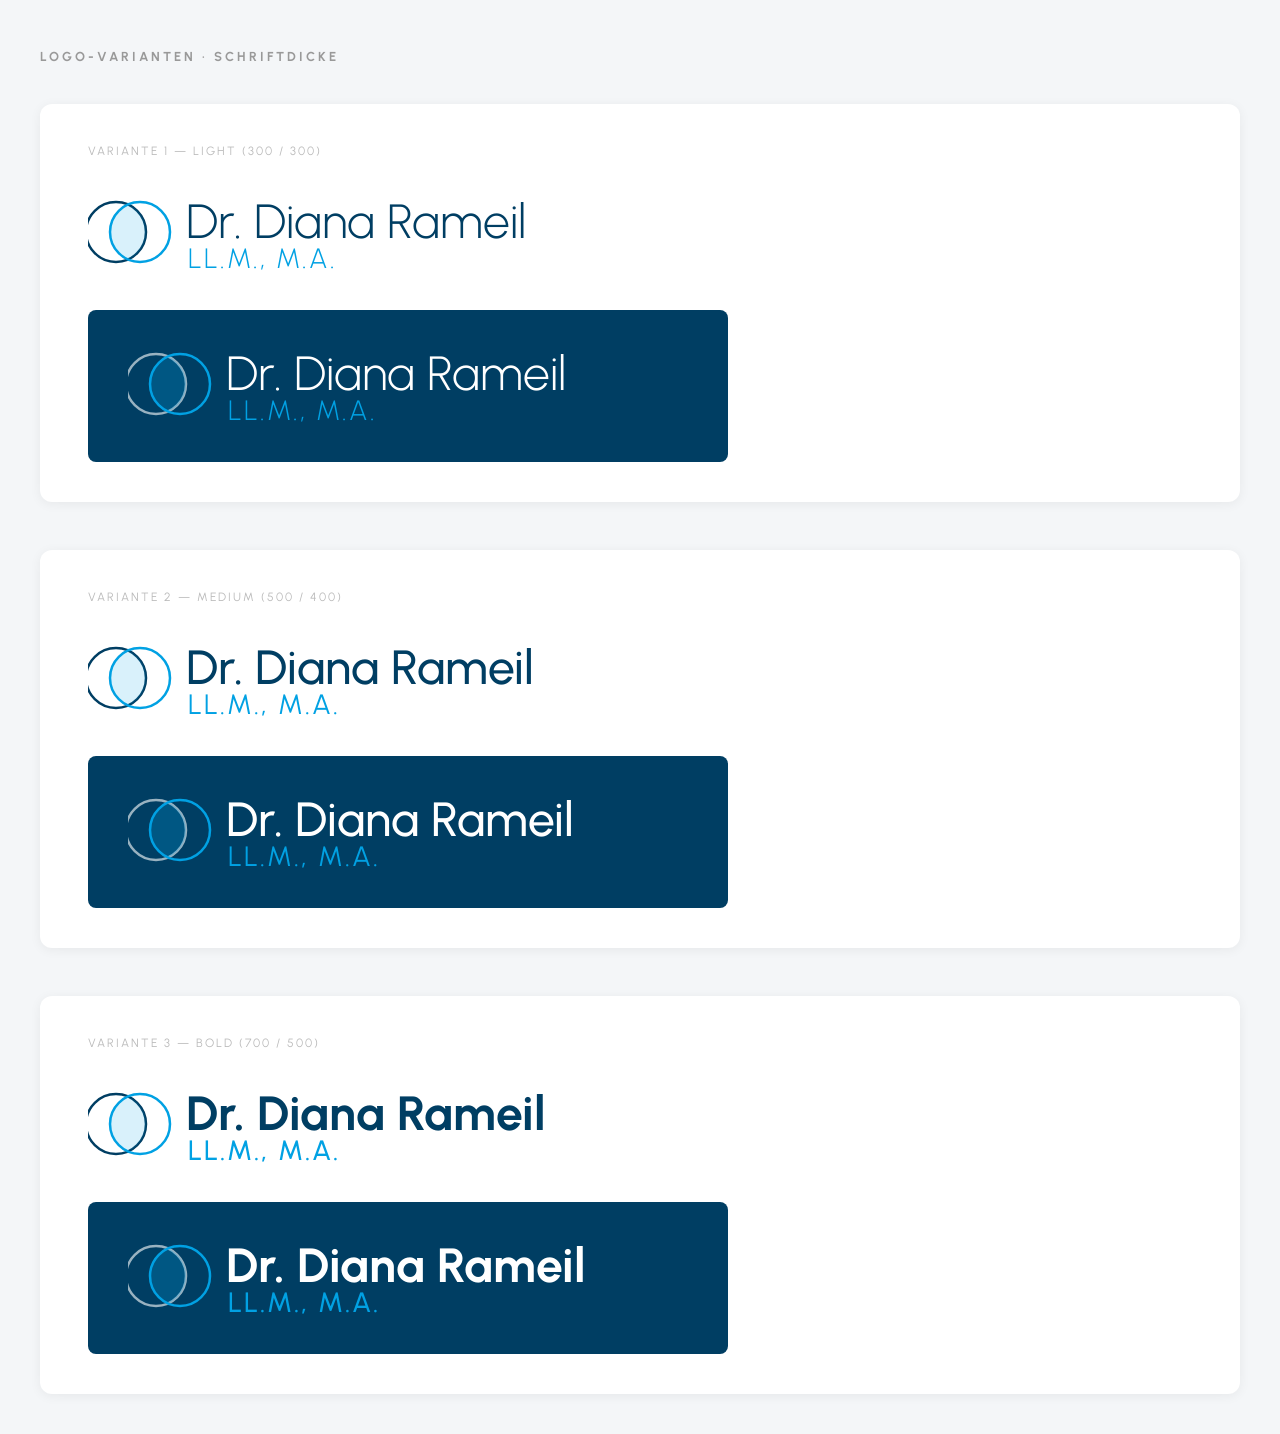
<file: logo-preview.html>
<!doctype html>
<html lang="de">
<head>
  <meta charset="utf-8" />
  <meta name="viewport" content="width=device-width, initial-scale=1" />
  <title>Logo-Varianten B</title>
  <link rel="preconnect" href="https://fonts.googleapis.com" />
  <link href="https://fonts.googleapis.com/css2?family=Urbanist:wght@300;400;500;600;700&display=swap" rel="stylesheet" />
  <style>
    body { font-family: Urbanist, system-ui, sans-serif; background: #f4f6f8; margin: 0; padding: 40px; }
    h1 { font-size: 13px; text-transform: uppercase; letter-spacing: 3px; color: #999; margin-bottom: 40px; }
    .variants { display: flex; flex-direction: column; gap: 48px; }
    .variant { background: #fff; border-radius: 12px; padding: 40px 48px; box-shadow: 0 2px 12px rgba(0,0,0,.06); }
    .label { font-size: 12px; text-transform: uppercase; letter-spacing: 2px; color: #bbb; margin-bottom: 28px; }
    .on-dark { background: #003e63; border-radius: 8px; padding: 28px 40px; margin-top: 28px; display: inline-block; }
  </style>
</head>
<body>
  <h1>Logo-Varianten · Schriftdicke</h1>
  <div class="variants">

    <!-- Variante 1: Leicht — 300 / 300 -->
    <div class="variant">
      <div class="label">Variante 1 — Light (300 / 300)</div>
      <svg viewBox="0 0 560 92" height="92" role="img" xmlns="http://www.w3.org/2000/svg">
        <circle cx="28" cy="46" r="30" fill="none" stroke="#003e63" stroke-width="2.5"/>
        <circle cx="52" cy="46" r="30" fill="none" stroke="#01a1e3" stroke-width="2.5"/>
        <clipPath id="c1a"><circle cx="28" cy="46" r="30"/></clipPath>
        <circle cx="52" cy="46" r="30" fill="#01a1e3" opacity="0.15" clip-path="url(#c1a)"/>
        <text x="98" y="52" font-family="Urbanist,system-ui,sans-serif" font-weight="300" font-size="48" fill="#003e63">Dr. Diana Rameil</text>
        <text x="100" y="82" font-family="Urbanist,system-ui,sans-serif" font-weight="300" font-size="28" fill="#01a1e3" letter-spacing="2">LL.M., M.A.</text>
      </svg>
      <div class="on-dark">
        <svg viewBox="0 0 560 92" height="92" role="img" xmlns="http://www.w3.org/2000/svg">
          <circle cx="28" cy="46" r="30" fill="none" stroke="rgba(255,255,255,0.6)" stroke-width="2.5"/>
          <circle cx="52" cy="46" r="30" fill="none" stroke="#01a1e3" stroke-width="2.5"/>
          <clipPath id="c1b"><circle cx="28" cy="46" r="30"/></clipPath>
          <circle cx="52" cy="46" r="30" fill="#01a1e3" opacity="0.25" clip-path="url(#c1b)"/>
          <text x="98" y="52" font-family="Urbanist,system-ui,sans-serif" font-weight="300" font-size="48" fill="#fff">Dr. Diana Rameil</text>
          <text x="100" y="82" font-family="Urbanist,system-ui,sans-serif" font-weight="300" font-size="28" fill="#01a1e3" letter-spacing="2">LL.M., M.A.</text>
        </svg>
      </div>
    </div>

    <!-- Variante 2: Medium — 500 / 400 -->
    <div class="variant">
      <div class="label">Variante 2 — Medium (500 / 400)</div>
      <svg viewBox="0 0 560 92" height="92" role="img" xmlns="http://www.w3.org/2000/svg">
        <circle cx="28" cy="46" r="30" fill="none" stroke="#003e63" stroke-width="2.5"/>
        <circle cx="52" cy="46" r="30" fill="none" stroke="#01a1e3" stroke-width="2.5"/>
        <clipPath id="c2a"><circle cx="28" cy="46" r="30"/></clipPath>
        <circle cx="52" cy="46" r="30" fill="#01a1e3" opacity="0.15" clip-path="url(#c2a)"/>
        <text x="98" y="52" font-family="Urbanist,system-ui,sans-serif" font-weight="500" font-size="48" fill="#003e63">Dr. Diana Rameil</text>
        <text x="100" y="82" font-family="Urbanist,system-ui,sans-serif" font-weight="400" font-size="28" fill="#01a1e3" letter-spacing="2">LL.M., M.A.</text>
      </svg>
      <div class="on-dark">
        <svg viewBox="0 0 560 92" height="92" role="img" xmlns="http://www.w3.org/2000/svg">
          <circle cx="28" cy="46" r="30" fill="none" stroke="rgba(255,255,255,0.6)" stroke-width="2.5"/>
          <circle cx="52" cy="46" r="30" fill="none" stroke="#01a1e3" stroke-width="2.5"/>
          <clipPath id="c2b"><circle cx="28" cy="46" r="30"/></clipPath>
          <circle cx="52" cy="46" r="30" fill="#01a1e3" opacity="0.25" clip-path="url(#c2b)"/>
          <text x="98" y="52" font-family="Urbanist,system-ui,sans-serif" font-weight="500" font-size="48" fill="#fff">Dr. Diana Rameil</text>
          <text x="100" y="82" font-family="Urbanist,system-ui,sans-serif" font-weight="400" font-size="28" fill="#01a1e3" letter-spacing="2">LL.M., M.A.</text>
        </svg>
      </div>
    </div>

    <!-- Variante 3: Bold — 700 / 500 -->
    <div class="variant">
      <div class="label">Variante 3 — Bold (700 / 500)</div>
      <svg viewBox="0 0 560 92" height="92" role="img" xmlns="http://www.w3.org/2000/svg">
        <circle cx="28" cy="46" r="30" fill="none" stroke="#003e63" stroke-width="2.5"/>
        <circle cx="52" cy="46" r="30" fill="none" stroke="#01a1e3" stroke-width="2.5"/>
        <clipPath id="c3a"><circle cx="28" cy="46" r="30"/></clipPath>
        <circle cx="52" cy="46" r="30" fill="#01a1e3" opacity="0.15" clip-path="url(#c3a)"/>
        <text x="98" y="52" font-family="Urbanist,system-ui,sans-serif" font-weight="700" font-size="48" fill="#003e63">Dr. Diana Rameil</text>
        <text x="100" y="82" font-family="Urbanist,system-ui,sans-serif" font-weight="500" font-size="28" fill="#01a1e3" letter-spacing="2">LL.M., M.A.</text>
      </svg>
      <div class="on-dark">
        <svg viewBox="0 0 560 92" height="92" role="img" xmlns="http://www.w3.org/2000/svg">
          <circle cx="28" cy="46" r="30" fill="none" stroke="rgba(255,255,255,0.6)" stroke-width="2.5"/>
          <circle cx="52" cy="46" r="30" fill="none" stroke="#01a1e3" stroke-width="2.5"/>
          <clipPath id="c3b"><circle cx="28" cy="46" r="30"/></clipPath>
          <circle cx="52" cy="46" r="30" fill="#01a1e3" opacity="0.25" clip-path="url(#c3b)"/>
          <text x="98" y="52" font-family="Urbanist,system-ui,sans-serif" font-weight="700" font-size="48" fill="#fff">Dr. Diana Rameil</text>
          <text x="100" y="82" font-family="Urbanist,system-ui,sans-serif" font-weight="500" font-size="28" fill="#01a1e3" letter-spacing="2">LL.M., M.A.</text>
        </svg>
      </div>
    </div>

  </div>
</body>
</html>
</file>
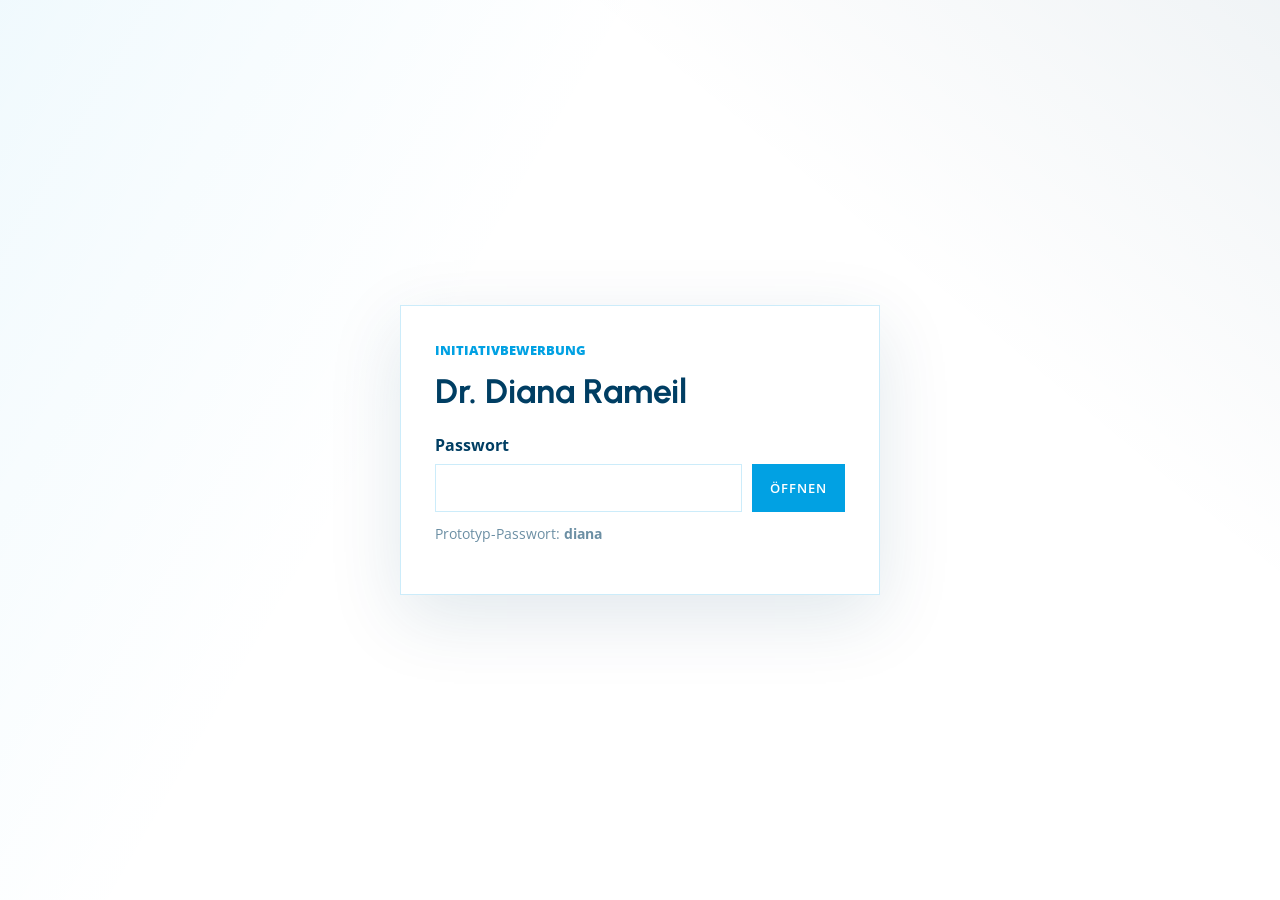
<file: material.html>
<!doctype html>
<html lang="de">
  <head>
    <meta charset="utf-8" />
    <meta name="viewport" content="width=device-width, initial-scale=1" />
    <title>Originaltexte | Dr. Diana Rameil</title>
    <link rel="stylesheet" href="styles.css" />
  </head>
  <body data-page="material">
    <div class="password-screen" id="passwordScreen"><form class="password-panel" id="passwordForm"><p class="eyebrow">Initiativbewerbung</p><h1>Dr. Diana Rameil</h1><label for="passwordInput">Passwort</label><div class="password-row"><input id="passwordInput" type="password" /><button type="submit">Öffnen</button></div><p class="password-hint" id="passwordHint">Prototyp-Passwort: <strong>diana</strong></p></form></div>
    <div class="site-shell" id="siteShell" hidden>
      <header class="site-header"><a class="brand brand-logo" href="index.html"><svg viewBox="0 0 560 92" height="92" aria-label="Dr. Diana Rameil, LL.M., M.A." role="img"><circle cx="28" cy="46" r="30" fill="none" stroke="#003e63" stroke-width="2.5"/><circle cx="52" cy="46" r="30" fill="none" stroke="#01a1e3" stroke-width="2.5"/><clipPath id="logoClip"><circle cx="28" cy="46" r="30"/></clipPath><circle cx="52" cy="46" r="30" fill="#01a1e3" opacity="0.15" clip-path="url(#logoClip)"/><text x="98" y="52" font-family="Urbanist,system-ui,sans-serif" font-weight="300" font-size="48" fill="#003e63">Dr. Diana Rameil</text><text x="100" y="82" font-family="Urbanist,system-ui,sans-serif" font-weight="300" font-size="28" fill="#01a1e3" letter-spacing="2">LL.M., M.A.</text></svg></a><div class="header-actions"><a class="contact-action" href="mailto:info@patientensicherheit-gkv.de" aria-label="E-Mail schreiben"><svg class="header-svg" viewBox="0 0 24 24" aria-hidden="true"><path d="M4 6h16v12H4z"></path><path d="m4 7 8 6 8-6"></path></svg><span>E-Mail</span></a><a class="contact-action" href="tel:+4915123464872" aria-label="Anrufen"><svg class="header-svg" viewBox="0 0 24 24" aria-hidden="true"><path d="M7.5 4.8 9.6 7c.6.6.7 1.5.2 2.2l-1 1.5c1.1 2.2 2.8 3.9 5 5l1.5-1c.7-.4 1.6-.3 2.2.2l2.1 2.1c.6.6.6 1.6 0 2.2l-1 1c-.8.8-2 .9-3 .6-6-1.8-10.7-6.5-12.5-12.5-.3-1.1-.1-2.2.6-3l1-1c.7-.6 1.6-.6 2.3 0Z"></path></svg><span>Telefon</span></a><button class="menu-toggle" type="button" aria-expanded="false" aria-controls="mainNav" aria-label="Menü öffnen"><span></span><span></span><span></span></button></div><nav class="main-nav" id="mainNav"><a href="profil.html">Profil und Expertise</a><a href="impuls.html">Fall Anni</a><a href="aktuell.html">Patientensicherheit</a><a href="analyse.html">Analyse der PSS</a><a href="konzept.html">Konzept &amp; Projekte</a><a href="kontakt.html">Abschluss und Kontakt</a></nav></header>
      <main>
        <section class="subpage-hero section text-first reveal">
          <div><p class="eyebrow">Material</p><h1>Alle extrahierten Originaltexte.</h1></div>
        </section>
        <section class="section originals">
          <div class="document-list reveal" id="documentList"></div>
        </section>
      </main>
      <footer class="site-footer">
        <div class="footer-grid">
          <div class="footer-copy">
            <p class="eyebrow">Kontakt</p>
            <h2>Gespräch beginnen</h2>
            <p>Für Rückfragen, Austausch oder die gemeinsame Weiterentwicklung des Konzepts.</p>
            <div class="footer-contact-links">
              <a href="mailto:info@patientensicherheit-gkv.de" aria-label="E-Mail schreiben">E-Mail</a>
              <a href="tel:+4915123464872" aria-label="Anrufen">Telefon</a>
            </div>
          </div>
          <form class="footer-form" id="contactForm" action="/api/contact" method="post" data-smtp-ready="true">
            <input class="honeypot" type="text" name="website" tabindex="-1" autocomplete="off" aria-hidden="true" />
            <label>
              <span>Name</span>
              <input type="text" name="name" autocomplete="name" required />
            </label>
            <label>
              <span>E-Mail</span>
              <input type="email" name="email" autocomplete="email" required />
            </label>
            <label>
              <span>Nachricht</span>
              <textarea name="message" rows="4" required></textarea>
            </label>
            <button type="submit">Nachricht senden</button>
            <p class="form-status" id="formStatus" role="status" aria-live="polite"></p>
          </form>
        </div>
              <div class="footer-bottom">© Dr. Diana Rameil, LL.M., M.A. · 2026 — Alle Inhalte urheberrechtlich geschützt. Konzepte, Analysen und Texte sind geistiges Eigentum der Autorin.</div>
      </footer>
    </div>
    <script src="script.js"></script>
  </body>
</html>
</file>
<file: styles.css>
@import url("https://fonts.googleapis.com/css2?family=Open+Sans:wght@400;500;600;700;800&family=Urbanist:wght@300;400;500;600;700;800;900&display=swap");

:root {
  /* ── Layout ── */
  --page-max: 1360px;
  --page-pad: clamp(18px, 4vw, 56px);
  --radius: 0px;

  /* ── Colors ── */
  --white: #ffffff;
  --navy: #003e63;
  --aqua: #01a1e3;
  --bg: #ffffff;
  --paper: #ffffff;
  --ink: #003e63;
  --muted: rgba(0, 62, 99, 0.58);
  --line: rgba(1, 161, 227, 0.2);
  --aqua-dark: #003e63;       /* alias → --navy */
  --mint: rgba(1, 161, 227, 0.08);
  --soft-blue: rgba(1, 161, 227, 0.05);
  --shadow: 0 22px 70px rgba(0, 62, 99, 0.12);

  /* ── Typography ── */
  --font-display: "Urbanist", Inter, ui-sans-serif, system-ui, -apple-system, BlinkMacSystemFont, "Segoe UI",
    sans-serif;
  --font-body: "Open Sans", Inter, ui-sans-serif, system-ui, -apple-system, BlinkMacSystemFont, "Segoe UI",
    sans-serif;
  font-family: var(--font-body);
  --text-h1: clamp(36px, 4vw, 64px);
  --text-h2: clamp(26px, 2.5vw, 42px);
  --text-h3: clamp(20px, 1.8vw, 30px);
  --text-lede: clamp(19px, 1.6vw, 24px);
  --text-base: clamp(17px, 1.4vw, 20px);
  --text-sm: clamp(15px, 1.15vw, 18px);

  /* ── Section spacing ──────────────────────────────────────────────────────
   * --section-gap       : standard vertical padding between sections with a
   *                       background color change (white ↔ soft-blue/navy).
   * --section-gap-tight : reduced padding when two white sections follow each
   *                       other on the same background (no visual separator).
   * Usage: .section uses --section-gap by default. Adjacent white-on-white
   * sections receive padding-top: var(--section-gap-tight) via sibling rules.
   * ─────────────────────────────────────────────────────────────────────── */
  --section-gap: clamp(56px, 8vw, 108px);
  --section-gap-tight: clamp(28px, 4vw, 54px);
}

* {
  border-radius: var(--radius) !important;
}

* {
  box-sizing: border-box;
}

[hidden] {
  display: none !important;
}

html {
  scroll-behavior: smooth;
}

body {
  margin: 0;
  background:
    linear-gradient(120deg, rgba(1, 161, 227, 0.06), transparent 36%),
    linear-gradient(220deg, rgba(0, 62, 99, 0.06), transparent 30%),
    var(--bg);
  color: var(--ink);
}

a {
  color: inherit;
}

.teaser-card,
.feature-item,
.profile-timeline,
.profile-extra-grid,
.footer-form,
.raw-text {
  overflow-wrap: break-word;
}

.raw-text {
  hyphens: auto;
}

button,
input {
  font: inherit;
}

.password-screen {
  min-height: 100vh;
  display: grid;
  place-items: center;
  padding: 24px;
}

.password-panel {
  width: min(100%, 480px);
  background: var(--paper);
  border: 1px solid var(--line);
  border-radius: 8px;
  box-shadow: var(--shadow);
  padding: 34px;
}

.password-panel h1 {
  margin: 8px 0 12px;
  font-size: 34px;
}

.password-panel label {
  display: block;
  margin-top: 24px;
  margin-bottom: 8px;
  font-weight: 700;
}

.password-row {
  display: grid;
  grid-template-columns: 1fr auto;
  gap: 10px;
}

.password-row input {
  min-width: 0;
  border: 1px solid var(--line);
  border-radius: 6px;
  padding: 12px 14px;
}

.password-row button,
.primary-button,
.secondary-button {
  display: inline-flex;
  align-items: center;
  gap: 8px;
  border: 0;
  border-radius: 6px;
  padding: 12px 18px;
  text-decoration: none;
  font-size: 13px;
  font-weight: 600;
  letter-spacing: 0.08em;
  text-transform: uppercase;
  cursor: pointer;
}

.password-row button,
.primary-button {
  background: var(--aqua);
  color: var(--white);
}

.secondary-button {
  border: 1px solid var(--line);
  background: var(--white);
}

.profile-download {
  margin-top: clamp(24px, 3vw, 40px);
  display: flex;
  flex-wrap: wrap;
  gap: 16px;
}

.profile-download a {
  display: inline-flex;
  align-items: center;
  gap: 10px;
  color: var(--ink);
  text-decoration: none;
}

.password-hint {
  color: var(--muted);
  font-size: 14px;
  min-height: 20px;
  margin-top: 10px;
}

.password-hint.error {
  color: #c0392b;
}

@keyframes shake {
  0%, 100% { transform: translateX(0); }
  20%       { transform: translateX(-6px); }
  40%       { transform: translateX(6px); }
  60%       { transform: translateX(-4px); }
  80%       { transform: translateX(4px); }
}

.password-row input.shake {
  animation: shake 0.4s ease;
  border-color: #c0392b !important;
  outline-color: #c0392b !important;
}

.site-header {
  position: sticky;
  top: 0;
  z-index: 10;
  display: flex;
  align-items: center;
  justify-content: space-between;
  gap: 24px;
  padding: 14px max(var(--page-pad), calc((100vw - var(--page-max)) / 2 + var(--page-pad)));
  background: var(--white);
  border-bottom: 1px solid rgba(207, 229, 228, 0.86);
}

.brand {
  display: inline-flex;
  align-items: center;
  gap: 12px;
  text-decoration: none;
  font-family: var(--font-display);
}

.brand-logo {
  gap: 16px;
}

.brand-logo img,
.brand-logo svg {
  display: block;
  height: clamp(48px, 4.5vw, 54px);
  width: auto;
}

.brand-logo span {
  border-left: 1px solid var(--line);
  color: var(--muted);
  font-family: var(--font-body);
  font-size: 13px;
  padding-left: 16px;
}

.brand-mark {
  display: grid;
  place-items: center;
  width: 44px;
  height: 44px;
  border-radius: 8px;
  background: var(--aqua);
  color: var(--white);
  font-weight: 900;
}

.brand small {
  display: block;
  margin-top: 2px;
  color: var(--muted);
  font-size: 12px;
}

.main-nav {
  position: fixed;
  inset: 73px 0 0;
  display: grid;
  place-items: center;
  align-content: center;
  gap: clamp(2px, 0.8vh, 8px);
  min-width: 0;
  padding: clamp(32px, 8vw, 92px);
  border: 0;
  border-radius: 0;
  background: rgba(232, 245, 252, 0.98);
  box-shadow: none;
  opacity: 0;
  pointer-events: none;
  transform: translateY(-12px);
  transition:
    opacity 180ms ease,
    transform 180ms ease;
  z-index: 9;
}

.main-nav.is-open {
  opacity: 1;
  pointer-events: auto;
  transform: translateY(0);
}

.header-actions {
  display: flex;
  align-items: center;
  gap: clamp(16px, 2.5vw, 28px);
}

.contact-action {
  display: inline-flex;
  align-items: center;
  gap: 7px;
  color: var(--ink);
  font-size: 14px;
  text-decoration: none;
}

.header-svg {
  display: block;
  width: 23px;
  height: 23px;
  fill: none;
  stroke: currentColor;
  stroke-linecap: round;
  stroke-linejoin: round;
  stroke-width: 1.8;
}

.menu-toggle {
  position: relative;
  display: block;
  width: 28px;
  height: 24px;
  border: 0;
  background: transparent;
  color: var(--ink);
  cursor: pointer;
  padding: 0;
}

.menu-toggle span {
  position: absolute;
  left: 0;
  display: block;
  width: 24px;
  height: 2px;
  border-radius: 999px;
  background: currentColor;
  transition:
    transform 180ms ease,
    opacity 180ms ease,
    top 180ms ease;
}

.menu-toggle span:nth-child(1) {
  top: 4px;
}

.menu-toggle span:nth-child(2) {
  top: 11px;
}

.menu-toggle span:nth-child(3) {
  top: 18px;
}

.menu-toggle.is-open span:nth-child(1) {
  top: 11px;
  transform: rotate(45deg);
}

.menu-toggle.is-open span:nth-child(2) {
  opacity: 0;
}

.menu-toggle.is-open span:nth-child(3) {
  top: 11px;
  transform: rotate(-45deg);
}

.main-nav a {
  border-radius: 6px;
  color: var(--ink);
  font-size: clamp(24px, 3.2vw, 46px);
  font-weight: 700;
  line-height: 1;
  padding: 2px 16px;
  text-decoration: none;
}

.main-nav a:hover {
  background: transparent;
  color: var(--aqua-dark);
}

.main-nav a.is-active {
  background: transparent;
  color: var(--aqua-dark);
}

.section {
  padding: var(--section-gap) max(var(--page-pad), calc((100vw - var(--page-max)) / 2 + var(--page-pad)));
}

.subpage-hero {
  display: grid;
  grid-template-columns: minmax(0, 1fr) minmax(260px, 420px);
  gap: clamp(24px, 5vw, 64px);
  align-items: center;
  min-height: 54vh;
}

.subpage-hero.text-first {
  grid-template-columns: minmax(0, 0.8fr) minmax(280px, 0.9fr);
}

.subpage-hero img {
  display: block;
  width: 100%;
  max-height: 520px;
  border-radius: 8px;
  box-shadow: var(--shadow);
  object-fit: cover;
}

.profile-hero {
  display: grid;
  grid-template-columns: minmax(0, 1.25fr) minmax(300px, 0.55fr);
  min-height: clamp(320px, 48vh, 520px);
  background:
    linear-gradient(90deg, rgba(0, 62, 99, 0.18) 0%, rgba(1, 161, 227, 0.08) 50%, rgba(0, 62, 99, 0.06) 100%),
    linear-gradient(160deg, rgba(1, 161, 227, 0.22) 0%, rgba(0, 62, 99, 0.10) 60%, rgba(1, 161, 227, 0.12) 100%);
  gap: 30px;
  padding-right: max(var(--page-pad), calc((100vw - var(--page-max)) / 2 + var(--page-pad)));
}

.profile-hero-copy {
  display: flex;
  flex-direction: column;
  justify-content: center;
  padding-block: clamp(40px, 6vw, 72px);
  padding-left: max(var(--page-pad), calc((100vw - var(--page-max)) / 2 + var(--page-pad)));
  padding-right: 0;
}

.profile-hero-copy h1 {
  max-width: none;
  font-size: clamp(30px, 3.8vw, 52px);
  line-height: 1.08;
}

.profile-hero-copy p:not(.eyebrow) {
  max-width: none;
  color: var(--muted);
  font-size: var(--text-lede);
}

.profile-hero-image {
  min-height: clamp(320px, 48vh, 520px);
  overflow: hidden;
  align-self: center;
  border-radius: 8px;
  box-shadow: 0 30px 80px rgba(0, 62, 99, 0.2);
  margin-block: clamp(24px, 4vw, 48px);
}

.profile-hero-image img {
  display: block;
  width: 100%;
  height: 100%;
  min-height: clamp(320px, 48vh, 520px);
  object-fit: cover;
  object-position: center 16%;
}

.profile-feature-strip {
  background: var(--soft-blue);
  padding-top: var(--section-gap);
  padding-bottom: var(--section-gap);
}

.profile-timeline-section {
  background: var(--bg);
}

.profile-timeline {
  display: grid;
  gap: 14px;
}

.profile-timeline article {
  display: grid;
  grid-template-columns: 160px minmax(280px, 1.05fr) minmax(280px, 0.95fr);
  gap: clamp(20px, 4vw, 46px);
  align-items: baseline;
  border-top: 1px solid var(--line);
  padding: 22px 0;
}

.profile-timeline article:last-child {
  border-bottom: 1px solid var(--line);
}

.profile-timeline span {
  color: var(--aqua-dark);
  font-size: 13px;
  font-weight: 900;
  text-transform: uppercase;
}

.profile-timeline h3 {
  font-size: var(--text-h3);
}

.profile-timeline p {
  margin: 0;
  color: var(--muted);
}

.profile-extra-section {
  background: var(--soft-blue);
}

.profile-extra-grid {
  display: grid;
  grid-template-columns: repeat(6, 1fr);
  gap: 16px;
  align-items: stretch;
}

.profile-extra-grid article:nth-child(1) { grid-column: span 3; }
.profile-extra-grid article:nth-child(2) { grid-column: span 3; }
.profile-extra-grid article:nth-child(3) { grid-column: span 2; }
.profile-extra-grid article:nth-child(4) { grid-column: span 2; }
.profile-extra-grid article:nth-child(5) { grid-column: span 2; }

.profile-extra-grid article {
  border: 1px solid rgba(1, 161, 227, 0.18);
  border-radius: 8px;
  background: var(--bg);
  padding: 24px;
  overflow-wrap: break-word;
  word-break: break-word;
  hyphens: auto;
}

.profile-extra-grid .extra-icon,
.anni-effects .extra-icon,
.patient-tk-grid .extra-icon {
  width: 28px;
  height: 28px;
  stroke: var(--aqua-dark);
  stroke-width: 1.5;
  fill: none;
  stroke-linecap: round;
  stroke-linejoin: round;
  display: block;
  margin-bottom: 14px;
}

.profile-extra-grid h3 {
  margin-bottom: 18px;
  font-size: clamp(21px, 1.6vw, 28px);
}

.profile-extra-grid p {
  margin: 0;
  color: var(--muted);
}

.anni-hero {
  display: grid;
  grid-template-columns: minmax(0, 1.25fr) minmax(300px, 0.55fr);
  gap: 30px;
  min-height: clamp(320px, 48vh, 520px);
  padding-right: max(var(--page-pad), calc((100vw - var(--page-max)) / 2 + var(--page-pad)));
  background:
    linear-gradient(90deg, rgba(0, 62, 99, 0.18) 0%, rgba(1, 161, 227, 0.08) 50%, rgba(0, 62, 99, 0.06) 100%),
    linear-gradient(160deg, rgba(1, 161, 227, 0.22) 0%, rgba(0, 62, 99, 0.10) 60%, rgba(1, 161, 227, 0.12) 100%);
}

.anni-hero-copy {
  display: flex;
  flex-direction: column;
  justify-content: center;
  padding-block: clamp(40px, 6vw, 72px);
  padding-left: max(var(--page-pad), calc((100vw - var(--page-max)) / 2 + var(--page-pad)));
}

.anni-hero-copy h1 {
  max-width: none;
  font-size: clamp(30px, 3.8vw, 52px);
  line-height: 1.08;
}

.anni-hero-copy p:not(.eyebrow) {
  max-width: none;
  color: var(--muted);
  font-size: var(--text-lede);
}

.anni-hero-image {
  align-self: center;
  overflow: hidden;
  min-height: clamp(320px, 48vh, 520px);
  border-radius: 8px;
  box-shadow: 0 30px 80px rgba(0, 62, 99, 0.2);
  margin-block: clamp(28px, 5vw, 64px);
}

.anni-hero-image img {
  display: block;
  width: 100%;
  height: 100%;
  min-height: clamp(320px, 48vh, 520px);
  object-fit: cover;
  object-position: center 16%;
}

.anni-intro-section {
  background: var(--soft-blue);
}

.anni-intro-copy {
  display: grid;
  grid-template-columns: repeat(3, minmax(0, 1fr));
  gap: 18px;
}

.anni-intro-copy.text-block {
  display: grid;
  grid-template-columns: minmax(0, 0.4fr) minmax(0, 0.6fr);
  gap: 18px;
  max-width: none;
}

.anni-intro-copy p {
  margin: 0;
  border: 1px solid rgba(1, 161, 227, 0.18);
  border-radius: 8px;
  background: var(--bg);
  padding: 24px;
  color: var(--muted);
  font-size: var(--text-base);
}

.anni-intro-copy.text-block p {
  border: 0;
  border-radius: 0;
  background: transparent;
  padding: 0;
  color: var(--muted);
  font-size: var(--text-lede);
  line-height: 1.55;
}

.intro-heading-block h2 {
  font-size: clamp(28px, 3vw, 48px);
}

.anni-intro-copy.text-block p + p,
.anni-intro-copy.text-block div p + p {
  margin-top: 18px;
}

.anni-timeline-section {
  background: var(--soft-blue);
}

.anni-timeline {
  display: grid;
  gap: 0;
}

.anni-timeline-note {
  margin-top: clamp(32px, 4vw, 52px);
  font-size: var(--text-base);
  font-style: italic;
  color: var(--muted);
  border-left: 3px solid rgba(1, 161, 227, 0.3);
  padding-left: clamp(20px, 3vw, 32px);
}

.anni-timeline article {
  display: grid;
  grid-template-columns: 190px minmax(0, 1fr);
  gap: clamp(20px, 4vw, 56px);
  border-top: 1px solid var(--line);
  padding: 28px 0;
}

.anni-timeline article:last-child {
  border-bottom: 1px solid var(--line);
}

.anni-timeline span {
  color: var(--aqua-dark);
  font-size: 13px;
  font-weight: 900;
  text-transform: uppercase;
}

.anni-timeline h3 {
  margin-bottom: 10px;
  font-size: clamp(24px, 2.3vw, 38px);
}

.anni-timeline p {
  max-width: 980px;
  margin: 0;
  color: var(--muted);
  font-size: var(--text-base);
}

.anni-image-band {
  display: grid;
  grid-template-columns: minmax(280px, 0.62fr) minmax(0, 0.9fr);
  gap: clamp(24px, 5vw, 72px);
  align-items: center;
  background: var(--white);
}

.anni-image-band img {
  display: block;
  width: 100%;
  aspect-ratio: 4 / 3;
  border-radius: 8px;
  box-shadow: var(--shadow);
  object-fit: cover;
}

.anni-effects {
  display: grid;
  grid-template-columns: repeat(3, minmax(0, 1fr));
  gap: 16px;
  background: var(--soft-blue);
}

.anni-effects article {
  border: 1px solid var(--line);
  border-radius: 8px;
  background: var(--white);
  padding: 24px;
}

.anni-effects-main {
  grid-column: span 2;
}

.anni-effects h2 {
  margin-bottom: 18px;
  font-size: clamp(22px, 2.8vw, 34px);
}

.anni-effects p {
  margin: 0;
  color: var(--muted);
}

.anni-learning {
  background: var(--bg);
}

.anni-learning > p {
  margin: 0;
  color: var(--muted);
  font-size: var(--text-lede);
  line-height: 1.55;
}

.anni-gutachten,
.anni-stance {
  background: var(--bg);
  display: flex;
  justify-content: center;
  padding-top: var(--section-gap);
}

.anni-stance-card {
  width: 100%;
  max-width: none;
  background: var(--navy);
  color: var(--white);
  padding: clamp(28px, 5vw, 56px);
}

.anni-stance-card .eyebrow {
  color: #9ee7ff;
}

.anni-stance-card p:not(.eyebrow) {
  color: rgba(255, 255, 255, 0.82);
  font-size: var(--text-base);
}

.anni-question {
  background: var(--bg);
  padding-top: clamp(12px, 2vw, 24px);
}

.anni-question h2 {
  max-width: 1100px;
  color: var(--aqua-dark);
  font-size: clamp(34px, 4.4vw, 68px);
}

.wide-image-hero {
  position: relative;
  height: clamp(380px, 50vh, 540px);
  overflow: hidden;
  background: var(--navy);
}

.wide-image-hero > img {
  position: absolute;
  inset: 0;
  display: block;
  width: 100%;
  height: 100%;
  object-fit: cover;
}

.wide-image-overlay {
  position: absolute;
  inset: 0;
  background:
    linear-gradient(90deg, rgba(0, 62, 99, 0.62), rgba(0, 62, 99, 0.38) 46%, rgba(0, 62, 99, 0.12)),
    linear-gradient(180deg, rgba(1, 161, 227, 0.12), rgba(0, 62, 99, 0.36));
}

.wide-image-copy {
  position: relative;
  z-index: 1;
  display: flex;
  height: 100%;
  flex-direction: column;
  justify-content: center;
  padding: clamp(48px, 7vw, 80px) max(var(--page-pad), calc((100vw - var(--page-max)) / 2 + var(--page-pad)));
  color: var(--white);
}

.wide-image-copy .eyebrow {
  color: #9ee7ff;
}

.wide-image-copy h1 {
  max-width: 960px;
  font-size: clamp(32px, 4vw, 56px);
}

.wide-image-copy p:not(.eyebrow) {
  max-width: 760px;
  color: rgba(255, 255, 255, 0.86);
  font-size: var(--text-lede);
}

.patient-feature-strip {
  background: var(--bg);
  padding-top: var(--section-gap);
  padding-bottom: var(--section-gap);
}

/* ── Shared page intro block ── */
.page-intro {
  max-width: 960px;
  padding-left: clamp(32px, 4vw, 56px);
  margin-inline: 0;
}

.page-intro-label {
  border-left: 3px solid rgba(1, 161, 227, 0.3);
  padding-left: clamp(32px, 4vw, 56px);
  margin-left: calc(-1 * clamp(32px, 4vw, 56px));
}

.page-intro .eyebrow {
  font-size: 11px;
  color: var(--aqua-dark);
}

.page-intro h2 {
  margin-top: 6px;
}

.page-intro p {
  font-size: var(--text-base);
  line-height: 1.65;
  color: var(--muted);
  margin-top: 0.8em;
}

/* Symmetric padding for intro sections */
.patient-intro,
.analysis-intro,
.konzept-intro {
  padding-top: var(--section-gap-tight);
  padding-bottom: var(--section-gap-tight);
}

/* anni-learning: symmetric tight padding top and bottom */
.anni-learning {
  padding-top: var(--section-gap-tight);
  padding-bottom: var(--section-gap-tight);
}

.patient-intro {
  background: var(--bg);
}

.patient-text-grid {
  display: grid;
  grid-template-columns: minmax(0, 0.4fr) minmax(0, 0.6fr);
  gap: 18px;
}

.patient-text-grid p {
  margin: 0;
  border: 1px solid rgba(1, 161, 227, 0.18);
  border-radius: 8px;
  background: var(--white);
  padding: 24px;
  color: var(--muted);
  font-size: var(--text-base);
}

.patient-chapters {
  display: grid;
  grid-template-columns: repeat(2, minmax(0, 1fr));
  gap: 16px;
  background: var(--bg);
}

.patient-chapters article,
.patient-tk-grid article {
  border: 1px solid var(--line);
  border-radius: 8px;
  background: var(--bg);
  padding: 26px;
}

.patient-chapters h2 {
  margin-bottom: 20px;
  font-size: clamp(28px, 3vw, 48px);
}

.patient-chapters p:not(.eyebrow),
.patient-tk-grid p {
  color: var(--muted);
}

.patient-image-band {
  display: grid;
  grid-template-columns: minmax(280px, 0.62fr) minmax(0, 0.9fr);
  gap: clamp(24px, 5vw, 72px);
  align-items: center;
  background: var(--soft-blue);
}

.patient-image-band img {
  display: block;
  width: 100%;
  aspect-ratio: 4 / 3;
  border-radius: 8px;
  box-shadow: var(--shadow);
  object-fit: cover;
}

.patient-image-band p:not(.eyebrow) {
  max-width: 760px;
  color: var(--muted);
  font-size: var(--text-base);
}

.patient-trust {
  background: var(--bg);
}

.patient-trust-card {
  width: 100%;
  border-radius: 8px;
  background: var(--navy);
  color: var(--white);
  padding: clamp(28px, 5vw, 56px);
}

.patient-trust-card .eyebrow {
  color: #9ee7ff;
}

.patient-trust-card p:not(.eyebrow) {
  max-width: 980px;
  color: rgba(255, 255, 255, 0.82);
  font-size: var(--text-base);
}

.patient-tk {
  background: var(--soft-blue);
}

.patient-tk-grid {
  display: grid;
  grid-template-columns: repeat(3, minmax(0, 1fr));
  gap: 16px;
}

.patient-tk-grid h3 {
  margin-bottom: 18px;
  font-size: clamp(22px, 1.8vw, 32px);
}


.patient-psb .section-heading {
  margin-bottom: clamp(32px, 4vw, 56px);
}

.patient-psb-grid {
  display: grid;
  grid-template-columns: repeat(2, minmax(0, 1fr));
  gap: 24px;
}

.patient-psb-grid article {
  background: var(--soft-blue);
  border-radius: 12px;
  padding: clamp(24px, 3vw, 40px);
}

.patient-psb-grid h3 {
  margin: 8px 0 20px;
  font-size: clamp(20px, 1.6vw, 28px);
}

.patient-psb-grid ul {
  margin: 0;
  padding-left: 20px;
  display: flex;
  flex-direction: column;
  gap: 10px;
}

.patient-psb-grid li {
  font-size: clamp(15px, 1.1vw, 17px);
  line-height: 1.55;
  color: var(--text);
}

.patient-sources {
  background: var(--bg);
}

.analysis-feature-strip {
  background: var(--bg);
  padding-top: var(--section-gap);
  padding-bottom: var(--section-gap);
}

.analysis-intro,
.analysis-overview {
  background: var(--bg);
}

.analysis-text-grid,
.analysis-learning,
.analysis-method-card {
  display: grid;
  grid-template-columns: minmax(0, 0.4fr) minmax(0, 0.6fr);
  gap: clamp(24px, 5vw, 72px);
  align-items: start;
}

.analysis-text-grid p,
.analysis-learning > p,
.analysis-method-card > p {
  margin: 0;
  color: var(--muted);
  font-size: var(--text-lede);
  line-height: 1.62;
}

.analysis-method {
  background: var(--bg);
}

.analysis-method-card,
.analysis-learning {
  border: 1px solid var(--line);
  background: var(--bg);
  padding: clamp(28px, 5vw, 56px);
}

.analysis-method-card h2,
.analysis-learning h2 {
  margin: 0;
  font-size: clamp(34px, 4vw, 58px);
  line-height: 1.05;
}

.analysis-focus {
  background: var(--bg);
}

.analysis-focus-grid {
  display: grid;
  grid-template-columns: repeat(3, minmax(0, 1fr));
  gap: 16px;
}

.analysis-focus-grid article,
.analysis-pss-grid article {
  border: 1px solid var(--line);
  background: var(--white);
  padding: clamp(22px, 3vw, 32px);
}

.analysis-focus-grid span,
.analysis-pss-grid span {
  display: block;
  margin-bottom: 20px;
  color: var(--aqua-dark);
  font-family: var(--font-display);
  font-size: 13px;
  font-weight: 900;
  letter-spacing: 0.08em;
  text-transform: uppercase;
}

.analysis-focus-grid h3,
.analysis-pss-grid h3 {
  margin: 0;
  font-size: clamp(22px, 2vw, 32px);
  line-height: 1.08;
}

.analysis-focus-grid p,
.analysis-pss-grid p {
  margin: 20px 0 0;
  color: var(--muted);
}

.analysis-pss-grid {
  display: grid;
  grid-template-columns: repeat(3, minmax(0, 1fr));
  gap: 14px;
}

.analysis-pss-grid article {
  min-height: 220px;
}

.analysis-pss-grid h3 {
  overflow-wrap: break-word;
  hyphens: auto;
}

.analysis-pss-accordion {
  display: grid;
  gap: 12px;
}

.analysis-pss-accordion > p {
  margin: 0;
  color: var(--muted);
}

.analysis-pss-item {
  overflow: hidden;
  border: 1px solid var(--line);
  background: var(--white);
}

.analysis-pss-item summary {
  display: grid;
  grid-template-columns: 86px minmax(0, 1fr) 36px;
  gap: clamp(16px, 3vw, 32px);
  align-items: center;
  padding: clamp(18px, 3vw, 30px);
  cursor: pointer;
  list-style: none;
}

.analysis-pss-item summary::-webkit-details-marker {
  display: none;
}

.analysis-pss-item summary::after {
  content: "+";
  justify-self: end;
  grid-column: 3;
  grid-row: 1;
  color: var(--aqua-dark);
  font-family: var(--font-display);
  font-size: 30px;
  font-weight: 600;
  line-height: 1;
}

.analysis-pss-item[open] summary::after {
  content: "–";
}

.analysis-pss-item summary span {
  color: var(--aqua-dark);
  font-family: var(--font-display);
  font-size: 13px;
  font-weight: 900;
  letter-spacing: 0.08em;
  text-transform: uppercase;
}

.analysis-pss-item summary strong {
  grid-column: 2;
  grid-row: 1;
  min-width: 0;
  color: var(--ink);
  font-family: var(--font-display);
  font-size: clamp(22px, 2vw, 34px);
  line-height: 1.08;
  overflow-wrap: break-word;
  hyphens: auto;
}

.analysis-pss-content {
  max-height: 520px;
  overflow: auto;
  border-top: 1px solid var(--line);
  padding: clamp(22px, 4vw, 40px) clamp(32px, 5vw, 64px) clamp(22px, 4vw, 40px) calc(clamp(18px, 3vw, 30px) + 86px + clamp(16px, 3vw, 32px));
  color: var(--muted);
  font-size: var(--text-sm);
  line-height: 1.72;
}

.analysis-pss-item[open] .analysis-pss-content {
  border-top: none;
}

.analysis-pss-content p {
  margin: 0 0 1.2em;
}

.analysis-pss-content .pss-title {
  font-weight: 600;
  color: var(--aqua-dark);
  margin-bottom: 1.4em;
}

.analysis-pss-content a {
  color: var(--aqua-dark);
  word-break: break-all;
  font-size: 12px;
}

.analysis-pss-content .pss-title + p {
  margin-top: -0.8em;
  margin-bottom: 1.8em;
}

.analysis-pss-content a:hover {
  text-decoration: underline;
}

.analysis-pss-content strong {
  color: var(--ink);
  font-weight: 600;
}

.analysis-pss-content em {
  font-style: italic;
}

.pss-source-link {
  display: inline-block;
  margin-top: 0.5em;
  color: var(--aqua-dark);
  font-size: 14px;
  font-family: var(--font-display);
  font-weight: 600;
  letter-spacing: 0.04em;
  text-decoration: underline;
  text-underline-offset: 3px;
}

.analysis-findings-list {
  margin: 1.2em 0 0;
  padding: 0;
  list-style: none;
  display: flex;
  flex-direction: column;
  gap: 10px;
}

.analysis-findings-list li {
  display: flex;
  align-items: baseline;
  gap: 12px;
  color: var(--muted);
  font-size: var(--text-base);
  line-height: 1.5;
}

.analysis-findings-list li::before {
  content: "";
  flex-shrink: 0;
  width: 6px;
  height: 6px;
  border-radius: 50%;
  background: var(--aqua);
  opacity: 0.6;
  margin-top: 0.45em;
}

.analysis-image-band {
  display: grid;
  grid-template-columns: minmax(0, 0.52fr) minmax(0, 0.48fr);
  gap: clamp(24px, 5vw, 72px);
  align-items: center;
  background: var(--bg);
}

.analysis-image-band img {
  display: block;
  width: 100%;
  aspect-ratio: 3 / 4;
  object-fit: cover;
  box-shadow: 0 24px 72px rgba(0, 62, 99, 0.16);
}

.analysis-image-band h2 {
  font-size: clamp(28px, 4vw, 50px);
}

.analysis-image-band p:not(.eyebrow) {
  color: var(--muted);
  font-size: var(--text-base);
  line-height: 1.62;
}

.analysis-image-band--reverse {
  direction: rtl;
}

.analysis-image-band--reverse > * {
  direction: ltr;
}

.analysis-image-band--reverse div {
  text-align: right;
}

.analysis-learning {
  background: var(--navy);
}

.analysis-learning .eyebrow {
  color: #9ee7ff;
}

.analysis-learning h2,
.analysis-learning > p {
  color: var(--white);
}

.analysis-learning > p {
  color: rgba(255, 255, 255, 0.84);
}

.hero-copy {
  width: min(1120px, 86vw);
  max-width: none;
}

.hero-slider {
  position: relative;
  height: 82vh;
  min-height: 0;
  overflow: hidden;
  background: var(--navy);
}

.hero-slide {
  position: absolute;
  inset: 0;
  opacity: 0;
  transition: opacity 900ms ease;
}

.hero-slide.is-active {
  opacity: 1;
}

.hero-slide video {
  width: 100%;
  height: 100%;
  display: block;
  object-fit: cover;
}

.hero-overlay {
  position: absolute;
  inset: 0;
  background:
    linear-gradient(90deg, rgba(0, 62, 99, 0.64) 0%, rgba(0, 62, 99, 0.48) 38%, rgba(0, 62, 99, 0.16) 72%, rgba(0, 62, 99, 0.28) 100%),
    linear-gradient(180deg, rgba(1, 161, 227, 0.14), rgba(0, 62, 99, 0.48));
  pointer-events: none;
}

.hero-copy-over-video {
  position: relative;
  z-index: 2;
  display: flex;
  min-height: 100%;
  flex-direction: column;
  justify-content: center;
  align-items: flex-start;
  padding: clamp(72px, 10vw, 132px) max(var(--page-pad), calc((100vw - var(--page-max)) / 2 + var(--page-pad)));
  color: var(--white);
}

.hero-copy-over-video h1 {
  width: min(1080px, 86vw);
  max-width: none;
  font-size: clamp(44px, 6.2vw, 82px);
  line-height: 1.02;
  overflow-wrap: break-word;
  word-break: break-word;
}

.hero-copy-over-video .eyebrow {
  color: #9ee7ff;
}
.hero-copy-over-video .eyebrow-hero {
  font-size: 22px;
  letter-spacing: 3px;
}

.hero-copy-over-video .hero-lede {
  width: min(780px, 76vw);
  max-width: none;
  color: rgba(255, 255, 255, 0.88);
  font-size: clamp(22px, 2.2vw, 32px);
  line-height: 1.32;
}

.hero-copy-over-video .primary-button {
  background: var(--aqua);
}

.secondary-button.on-dark {
  border-color: rgba(255, 255, 255, 0.58);
  background: rgba(255, 255, 255, 0.12);
  color: var(--white);
  backdrop-filter: blur(12px);
}

.hero-dots { display: none; } /* ausgeblendet — zum Einblenden: display: flex */

.hero-scroll-hint {
  position: absolute;
  bottom: clamp(28px, 4vw, 48px);
  left: 50%;
  transform: translateX(-50%);
  z-index: 4;
  display: flex;
  align-items: center;
  justify-content: center;
  width: 48px;
  height: 48px;
  border: 1.5px solid rgba(255, 255, 255, 0.4);
  border-radius: 50%;
  color: var(--white);
  text-decoration: none;
  background: transparent;
  cursor: pointer;
  padding: 0;
  animation: hero-bounce 2.4s ease-in-out infinite;
  transition: border-color 0.2s, background 0.2s;
}
.hero-scroll-hint:hover {
  border-color: rgba(255, 255, 255, 0.9);
  background: rgba(255, 255, 255, 0.1);
}
.hero-scroll-hint svg {
  width: 22px;
  height: 22px;
  stroke: currentColor;
  stroke-width: 1.5;
  fill: none;
  stroke-linecap: round;
  stroke-linejoin: round;
}
@keyframes hero-bounce {
  0%, 100% { transform: translateX(-50%) translateY(0); }
  50%       { transform: translateX(-50%) translateY(7px); }
}

.hero-dots-hidden {
  position: absolute;
  left: max(var(--page-pad), calc((100vw - var(--page-max)) / 2 + var(--page-pad)));
  bottom: clamp(24px, 5vw, 52px);
  z-index: 3;
  display: flex;
  gap: 10px;
}

.hero-dots button {
  width: 42px;
  height: 4px;
  border: 0;
  border-radius: 999px;
  background: rgba(255, 255, 255, 0.42);
  cursor: pointer;
  padding: 0;
}

.hero-dots button.is-active {
  background: var(--white);
}

.mobile-break {
  display: none;
}

.eyebrow {
  margin: 0 0 12px;
  color: var(--aqua);
  font-size: 13px;
  font-weight: 850;
  letter-spacing: 0;
  text-transform: uppercase;
}

h1,
h2,
h3 {
  margin: 0;
  font-family: var(--font-display);
  line-height: 1.06;
}

h1 {
  font-size: clamp(42px, 7vw, 86px);
  max-width: 930px;
}

h2 {
  font-size: clamp(28px, 4vw, 50px);
  max-width: 960px;
}

h3 {
  font-size: 22px;
}

p {
  line-height: 1.68;
}

.hero-lede {
  max-width: 690px;
  color: var(--muted);
  font-size: 20px;
}

.hero-actions {
  display: flex;
  flex-wrap: wrap;
  gap: 12px;
  margin-top: 28px;
}

.profile-layout img {
  display: block;
  width: 100%;
  border-radius: 8px;
  box-shadow: var(--shadow);
}

.feature-story {
  display: grid;
  grid-template-columns: minmax(0, 0.82fr) minmax(300px, 0.72fr);
  gap: clamp(24px, 5vw, 56px);
  align-items: center;
  background: var(--white);
}

.feature-copy p:not(.eyebrow) {
  max-width: 740px;
  color: var(--muted);
  font-size: var(--text-base);
  line-height: 1.6;
}

.feature-image {
  overflow: hidden;
  border-radius: 8px;
  box-shadow: var(--shadow);
}

.feature-image img {
  display: block;
  width: 100%;
  aspect-ratio: 4 / 3;
  object-fit: cover;
  object-position: center;
}

.feature-strip {
  display: grid;
  grid-template-columns: repeat(4, minmax(0, 1fr));
  gap: 18px;
  padding-top: clamp(10px, 2vw, 22px);
  padding-bottom: clamp(28px, 4vw, 48px);
  background: var(--white);
}

.feature-strip.patient-feature-strip,
.feature-strip.analysis-feature-strip,
.feature-strip.konzept-feature-strip {
  padding-top: var(--section-gap);
  padding-bottom: var(--section-gap);
  background: var(--soft-blue);
}

.feature-strip.profile-feature-strip {
  padding-top: var(--section-gap);
  padding-bottom: var(--section-gap);
  background: var(--soft-blue);
}

.feature-item {
  display: flex;
  flex-direction: column;
  align-items: center;
  justify-content: center;
  gap: 14px;
  min-height: 132px;
  border: 1px solid var(--line);
  border-radius: 8px;
  background: var(--white);
  padding: 22px 18px;
  text-align: center;
}

.feature-item svg {
  flex: 0 0 auto;
  width: 34px;
  height: 34px;
  fill: none;
  stroke: var(--ink);
  stroke-linecap: round;
  stroke-linejoin: round;
  stroke-width: 2;
  opacity: 0.88;
}

.feature-item h2 {
  font-size: var(--text-sm);
  font-weight: 400;
  line-height: 1.35;
}

.feature-visual {
  position: relative;
  min-height: 430px;
  overflow: hidden;
  border: 1px solid var(--line);
  border-radius: 8px;
  background:
    radial-gradient(circle at 24% 28%, rgba(1, 161, 227, 0.16), transparent 22%),
    radial-gradient(circle at 70% 68%, rgba(1, 161, 227, 0.12), transparent 26%),
    linear-gradient(160deg, var(--white), var(--soft-blue));
  box-shadow: var(--shadow);
}

.network-line {
  position: absolute;
  height: 2px;
  background: linear-gradient(90deg, rgba(1, 161, 227, 0.12), var(--aqua), rgba(1, 161, 227, 0.18));
  transform-origin: left center;
}

.network-line.one {
  left: 18%;
  top: 34%;
  width: 58%;
  transform: rotate(16deg);
}

.network-line.two {
  left: 28%;
  top: 64%;
  width: 45%;
  transform: rotate(-22deg);
}

.network-line.three {
  left: 18%;
  top: 50%;
  width: 66%;
  transform: rotate(0deg);
}

.node {
  position: absolute;
  display: grid;
  place-items: center;
  width: 104px;
  height: 104px;
  border: 1px solid rgba(1, 161, 227, 0.24);
  border-radius: 50%;
  background: rgba(255, 255, 255, 0.88);
  color: var(--aqua-dark);
  font-weight: 900;
  box-shadow: 0 14px 40px rgba(1, 161, 227, 0.12);
  animation: floatSoft 7s ease-in-out infinite;
}

.node-a {
  left: 12%;
  top: 20%;
}

.node-b {
  right: 18%;
  top: 24%;
  animation-delay: -1.2s;
}

.node-c {
  left: 30%;
  bottom: 18%;
  animation-delay: -2.1s;
}

.node-d {
  right: 10%;
  bottom: 16%;
  animation-delay: -3s;
}

.intro-grid {
  display: grid;
  grid-template-columns: repeat(3, minmax(0, 1fr));
  gap: 18px;
  background: var(--bg);
}

.page-teaser-grid {
  display: grid;
  grid-template-columns: repeat(3, minmax(0, 1fr));
  gap: 16px;
}

.teaser-card {
  position: relative;
  overflow: hidden;
  min-height: 380px;
  border: 1px solid var(--line);
  border-radius: 8px;
  background: rgba(255, 255, 255, 0.92);
  box-shadow: 0 12px 42px rgba(0, 62, 99, 0.07);
  padding: 24px;
  text-decoration: none;
  transition:
    transform 180ms ease,
    box-shadow 180ms ease,
    border-color 180ms ease;
}

.teaser-card::after {
  content: "";
  position: absolute;
  inset: auto 0 0;
  height: 4px;
  background: linear-gradient(90deg, var(--aqua), var(--aqua-dark));
  opacity: 0;
  transition: opacity 180ms ease;
}

.image-tile {
  display: flex;
  align-items: flex-end;
  padding: 0;
  color: var(--white);
}

.image-tile > img {
  position: absolute;
  inset: 0;
  width: 100%;
  height: 100%;
  object-fit: cover;
  transition: transform 600ms ease;
}

.image-tile:hover > img {
  transform: scale(1.045);
}

.image-tile.portrait-card > img {
  object-position: center 18%;
}

.image-tile:nth-child(2) > img {
  object-position: center 34%;
}

.image-tile:nth-child(3) > img {
  object-position: center 44%;
}

.image-tile:nth-child(4) > img {
  object-position: center 45%;
}

.image-tile:nth-child(5) > img {
  object-position: center 38%;
}

.image-tile:nth-child(6) > img {
  object-position: center 48%;
}

.tile-overlay {
  position: absolute;
  inset: 0;
  background:
    linear-gradient(180deg, rgba(0, 33, 49, 0.0) 0%, rgba(0, 33, 49, 0.22) 42%, rgba(0, 33, 49, 0.72) 100%),
    linear-gradient(90deg, rgba(1, 161, 227, 0.14), transparent 58%);
}

.tile-copy {
  position: relative;
  z-index: 1;
  padding: 28px;
}

.image-tile span,
.image-tile h2,
.image-tile p {
  color: var(--white);
}

.image-tile span {
  opacity: 0.86;
}

.image-tile .tile-copy p {
  color: var(--white);
  text-shadow: 0 1px 18px rgba(0, 0, 0, 0.38);
}

.icon-tile {
  display: flex;
  flex-direction: column;
  justify-content: flex-end;
  background:
    linear-gradient(180deg, var(--white) 0%, rgba(232, 242, 251, 0.9) 100%);
}

.icon-tile svg {
  width: 76px;
  height: 76px;
  margin-bottom: auto;
  fill: none;
  stroke: var(--aqua-dark);
  stroke-linecap: round;
  stroke-linejoin: round;
  stroke-width: 2;
}

.teaser-media {
  height: 150px;
  margin: -8px -8px 20px;
  overflow: hidden;
  border-radius: 8px;
  background: var(--soft-blue);
}

.wide-card .teaser-media {
  height: 190px;
}

.teaser-media img {
  display: block;
  width: 100%;
  height: 100%;
  object-fit: cover;
  transition: transform 500ms ease;
}

.abstract-timeline,
.abstract-stats,
.abstract-list,
.abstract-projects,
.abstract-contact {
  position: relative;
  padding: 18px;
  background: linear-gradient(145deg, var(--white), var(--soft-blue));
}

.abstract-timeline i,
.abstract-stats i,
.abstract-list i,
.abstract-projects i,
.abstract-contact i {
  position: absolute;
  display: block;
  border-radius: 8px;
  background: var(--aqua);
}

.abstract-timeline i {
  left: 24px;
  right: 24px;
  height: 2px;
}

.abstract-timeline i:nth-child(1) {
  top: 42px;
}

.abstract-timeline i:nth-child(2) {
  top: 74px;
  right: 64px;
  background: var(--aqua-dark);
}

.abstract-timeline i:nth-child(3) {
  top: 108px;
  right: 38px;
  opacity: 0.55;
}

.abstract-stats {
  display: grid;
  grid-template-columns: repeat(4, 1fr);
  gap: 10px;
  align-items: end;
}

.abstract-stats i {
  position: static;
  align-self: end;
  min-height: 42px;
}

.abstract-stats i:nth-child(2) {
  min-height: 76px;
  background: var(--aqua-dark);
}

.abstract-stats i:nth-child(3) {
  min-height: 110px;
}

.abstract-stats i:nth-child(4) {
  min-height: 62px;
  opacity: 0.65;
}

.abstract-list i {
  left: 24px;
  right: 24px;
  height: 13px;
  background: rgba(1, 161, 227, 0.18);
}

.abstract-list i:nth-child(1) {
  top: 30px;
}

.abstract-list i:nth-child(2) {
  top: 62px;
  right: 54px;
}

.abstract-list i:nth-child(3) {
  top: 94px;
  right: 34px;
}

.abstract-list i:nth-child(4) {
  top: 126px;
  right: 86px;
}

.abstract-projects {
  display: grid;
  grid-template-columns: repeat(5, minmax(0, 1fr));
  gap: 10px;
}

.abstract-projects i {
  position: static;
  min-height: 112px;
  background: linear-gradient(180deg, var(--aqua), var(--aqua-dark));
  opacity: 0.82;
}

.abstract-projects i:nth-child(2n) {
  opacity: 0.45;
}

.abstract-contact i {
  width: 118px;
  height: 118px;
  border-radius: 50%;
  background: rgba(1, 161, 227, 0.28);
}

.abstract-contact i:nth-child(1) {
  left: 28px;
  top: 18px;
}

.abstract-contact i:nth-child(2) {
  right: 32px;
  bottom: 16px;
  background: rgba(1, 161, 227, 0.2);
}

.teaser-card:hover {
  border-color: rgba(1, 161, 227, 0.45);
  box-shadow: 0 18px 52px rgba(0, 62, 99, 0.13);
}

.teaser-card:hover::after {
  opacity: 1;
}

.teaser-card:hover .teaser-media img {
  transform: scale(1.04);
}

.portrait-card .teaser-media img {
  object-position: center 18%;
}

.image-card:nth-child(2) .teaser-media img {
  object-position: center 32%;
}

.image-card:nth-child(3) .teaser-media img {
  object-position: center 44%;
}

.image-card:nth-child(4) .teaser-media img {
  object-position: center 45%;
}

.image-card:nth-child(5) .teaser-media img {
  object-position: center 38%;
}

.image-card:nth-child(6) .teaser-media img {
  object-position: center 48%;
}

.teaser-card span {
  display: inline-block;
  margin-bottom: 32px;
  color: var(--aqua-dark);
  font-weight: 900;
}

.teaser-card h2 {
  font-size: 24px;
}

.teaser-card p {
  color: var(--muted);
}

.intro-grid article,
.content-card,
.text-drawer,
.document-card {
  border: 1px solid var(--line);
  border-radius: 8px;
  background: rgba(255, 255, 255, 0.94);
}

.intro-grid article {
  padding: 24px;
}

.section-heading {
  margin-bottom: 28px;
}

.section-heading p:not(.eyebrow) {
  max-width: 760px;
  color: var(--muted);
  font-size: var(--text-base);
}

.narrow {
  max-width: 920px;
}

.profile-band {
  background: linear-gradient(180deg, var(--soft-blue), rgba(255, 255, 255, 0.2));
}

.module-band {
  display: grid;
  grid-template-columns: minmax(0, 0.58fr) minmax(260px, 0.42fr);
  gap: 24px;
  align-items: center;
  padding-block: var(--section-gap-tight);
  background: rgba(255, 255, 255, 0.58);
  border-block: 1px solid rgba(207, 229, 228, 0.8);
}

.module-note {
  max-width: 760px;
}

.module-note h2 {
  font-size: clamp(24px, 3vw, 38px);
}

.module-note p:not(.eyebrow) {
  color: var(--muted);
  font-size: var(--text-base);
}

.timeline-placeholder,
.mini-dashboard,
.stat-panel,
.project-orbit,
.visual-placeholder {
  border: 1px solid var(--line);
  border-radius: 8px;
  background: var(--white);
  box-shadow: 0 12px 42px rgba(0, 62, 99, 0.08);
}

.timeline-placeholder {
  display: grid;
  gap: 14px;
  padding: 24px;
}

.timeline-placeholder span {
  position: relative;
  padding-left: 28px;
  color: var(--muted);
  font-weight: 800;
}

.timeline-placeholder span::before {
  content: "";
  position: absolute;
  left: 0;
  top: 0.42em;
  width: 12px;
  height: 12px;
  border: 3px solid var(--aqua);
  border-radius: 50%;
  background: var(--white);
}

.visual-placeholder {
  position: relative;
  min-height: 300px;
  overflow: hidden;
  padding: 28px;
}

.visual-placeholder span {
  position: absolute;
  left: 26px;
  right: 26px;
  height: 2px;
  background: linear-gradient(90deg, var(--aqua), transparent);
}

.visual-placeholder span:nth-child(1) {
  top: 34%;
}

.visual-placeholder span:nth-child(2) {
  top: 52%;
}

.visual-placeholder span:nth-child(3) {
  top: 70%;
}

.visual-placeholder span:nth-child(4) {
  top: 22%;
}

.visual-placeholder strong {
  position: absolute;
  left: 28px;
  right: 28px;
  bottom: 28px;
  max-width: 360px;
}

.stat-panel,
.mini-dashboard {
  display: grid;
  grid-template-columns: repeat(2, minmax(0, 1fr));
  gap: 12px;
  padding: 18px;
}

.stat-panel span,
.mini-dashboard span {
  min-height: 92px;
  display: grid;
  place-items: center;
  border-radius: 8px;
  background: var(--soft-blue);
  color: var(--aqua-dark);
  font-weight: 900;
  text-align: center;
}

.project-orbit {
  display: grid;
  grid-template-columns: repeat(2, minmax(0, 1fr));
  gap: 12px;
  padding: 22px;
}

.project-orbit span {
  min-height: 86px;
  display: grid;
  place-items: center;
  border: 1px solid rgba(1, 161, 227, 0.22);
  border-radius: 8px;
  background: linear-gradient(180deg, var(--white), var(--soft-blue));
  color: var(--aqua-dark);
  font-weight: 900;
  text-align: center;
}

.project-orbit span:first-child {
  grid-column: 1 / -1;
  background: var(--aqua);
  color: var(--white);
}

.profile-layout {
  display: grid;
  grid-template-columns: minmax(240px, 360px) minmax(0, 1fr);
  gap: 28px;
  align-items: start;
}

.content-card {
  box-shadow: 0 12px 42px rgba(0, 62, 99, 0.08);
  padding: clamp(22px, 4vw, 34px);
}

.content-card h3 {
  margin-bottom: 18px;
}

.text-drawer {
  overflow: hidden;
}

.text-drawer summary {
  padding: 18px 22px;
  background: var(--white);
  border-bottom: 1px solid var(--line);
  cursor: pointer;
  font-weight: 850;
}

.raw-text {
  max-height: 720px;
  overflow: auto;
  padding: clamp(22px, 4vw, 36px);
  white-space: pre-wrap;
  color: #213d42;
  line-height: 1.7;
}

.raw-text.compact {
  max-height: 560px;
}

.project-section {
  background: linear-gradient(180deg, rgba(223, 245, 242, 0.72), transparent);
}

.document-list {
  display: grid;
  grid-template-columns: repeat(2, minmax(0, 1fr));
  gap: 16px;
}

.document-card {
  display: flex;
  align-items: center;
  justify-content: space-between;
  gap: 18px;
  padding: 18px;
}

.document-card span {
  display: block;
  margin-top: 4px;
  color: var(--muted);
  font-size: 14px;
}

.document-card a {
  color: var(--aqua-dark);
  font-weight: 850;
  text-decoration: none;
}

.contact-section {
  background: var(--bg);
}

.site-footer {
  padding: var(--section-gap) max(var(--page-pad), calc((100vw - var(--page-max)) / 2 + var(--page-pad))) 18px;
  background: var(--navy);
  color: var(--white);
}

.footer-grid {
  display: grid;
  grid-template-columns: minmax(0, 0.8fr) minmax(320px, 0.62fr);
  gap: clamp(28px, 6vw, 72px);
  align-items: start;
}

.footer-copy h2 {
  font-size: clamp(34px, 5vw, 64px);
}

.footer-copy svg {
  display: block;
  margin-bottom: 16px;
  max-width: 100%;
}

.footer-copy p:not(.eyebrow) {
  max-width: 560px;
  color: rgba(255, 255, 255, 0.78);
  font-size: var(--text-base);
}

.site-footer .eyebrow {
  color: #9ee7ff;
}

.footer-contact-links {
  display: flex;
  flex-wrap: wrap;
  gap: 12px;
  margin-top: 28px;
}

.footer-contact-links a,
.footer-form button {
  display: inline-flex;
  align-items: center;
  gap: 9px;
  border-radius: 6px;
  background: var(--aqua);
  color: var(--white);
  font-size: 13px;
  font-weight: 600;
  letter-spacing: 0.08em;
  padding: 12px 18px;
  text-decoration: none;
  text-transform: uppercase;
}

.footer-contact-links a::before {
  content: "";
  display: block;
  width: 18px;
  height: 18px;
  flex: 0 0 18px;
  background: currentColor;
}

.footer-contact-links a[href^="mailto"]::before {
  mask: url("data:image/svg+xml,%3Csvg viewBox='0 0 24 24' xmlns='http://www.w3.org/2000/svg'%3E%3Cpath d='M4 6h16v12H4z' fill='none' stroke='black' stroke-width='2' stroke-linejoin='round'/%3E%3Cpath d='m4 7 8 6 8-6' fill='none' stroke='black' stroke-width='2' stroke-linecap='round' stroke-linejoin='round'/%3E%3C/svg%3E") center / contain no-repeat;
}

.footer-contact-links a[href^="tel"]::before {
  mask: url("data:image/svg+xml,%3Csvg viewBox='0 0 24 24' xmlns='http://www.w3.org/2000/svg'%3E%3Cpath d='M7.5 4.8 9.6 7c.6.6.7 1.5.2 2.2l-1 1.5c1.1 2.2 2.8 3.9 5 5l1.5-1c.7-.4 1.6-.3 2.2.2l2.1 2.1c.6.6.6 1.6 0 2.2l-1 1c-.8.8-2 .9-3 .6-6-1.8-10.7-6.5-12.5-12.5-.3-1.1-.1-2.2.6-3l1-1c.7-.6 1.6-.6 2.3 0Z' fill='none' stroke='black' stroke-width='2' stroke-linecap='round' stroke-linejoin='round'/%3E%3C/svg%3E") center / contain no-repeat;
}

.footer-contact-links a:nth-child(2) {
  border: 1px solid rgba(255, 255, 255, 0.4);
  background: transparent;
}

.footer-form {
  display: grid;
  gap: 14px;
  border: 1px solid rgba(255, 255, 255, 0.18);
  border-radius: 8px;
  background: rgba(255, 255, 255, 0.08);
  padding: clamp(20px, 4vw, 32px);
}

.footer-form label {
  display: grid;
  gap: 7px;
}

.footer-form span {
  color: rgba(255, 255, 255, 0.82);
  font-size: 14px;
  font-weight: 750;
}

.footer-form input,
.footer-form textarea {
  width: 100%;
  border: 1px solid rgba(255, 255, 255, 0.28);
  border-radius: 6px;
  background: rgba(255, 255, 255, 0.95);
  color: var(--ink);
  padding: 12px 14px;
}

.footer-form textarea {
  resize: vertical;
}

.footer-form button {
  width: fit-content;
  border: 0;
  cursor: pointer;
}

.form-status {
  min-height: 22px;
  margin: 0;
  color: rgba(255, 255, 255, 0.78);
  font-size: 14px;
}
.form-status--ok {
  color: #6ee7b7;
}
.form-status--error {
  color: #fca5a5;
}

.honeypot {
  position: absolute;
  left: -9999px;
  opacity: 0;
}

.footer-bottom {
  width: 100vw;
  margin-top: clamp(36px, 6vw, 72px);
  margin-left: calc(50% - 50vw);
  margin-right: calc(50% - 50vw);
  border-top: 1px solid rgba(255, 255, 255, 0.18);
  padding: 22px 24px 0;
  color: rgba(255, 255, 255, 0.58);
  font-size: 14px;
  text-align: center;
}

.reveal {
  opacity: 0;
  transform: translateY(18px);
  transition:
    opacity 700ms ease,
    transform 700ms ease;
}

.reveal.is-visible {
  opacity: 1;
  transform: translateY(0);
}

.reveal.reveal-fade {
  transform: none;
  transition:
    opacity 900ms ease 120ms;
}

.reveal.reveal-fade.is-visible {
  transform: none;
}

.page-teaser-grid .reveal:nth-child(2),
.feature-strip .reveal:nth-child(2),
.profile-timeline > .reveal:nth-child(2),
.profile-extra-grid > .reveal:nth-child(2),
.patient-chapters > .reveal:nth-child(2),
.patient-tk-grid > .reveal:nth-child(2),
.anni-effects > .reveal:nth-child(2),
.document-list > .reveal:nth-child(2),
.patient-tk-grid.reveal article:nth-child(2),
.profile-extra-grid.reveal article:nth-child(2),
.anni-effects.reveal article:nth-child(2) {
  transition-delay: 80ms;
}

.page-teaser-grid .reveal:nth-child(3),
.feature-strip .reveal:nth-child(3),
.profile-timeline > .reveal:nth-child(3),
.profile-extra-grid > .reveal:nth-child(3),
.patient-tk-grid > .reveal:nth-child(3),
.document-list > .reveal:nth-child(3),
.patient-tk-grid.reveal article:nth-child(3),
.profile-extra-grid.reveal article:nth-child(3) {
  transition-delay: 150ms;
}

.page-teaser-grid .reveal:nth-child(4),
.feature-strip .reveal:nth-child(4),
.profile-timeline > .reveal:nth-child(4),
.profile-extra-grid > .reveal:nth-child(4),
.document-list > .reveal:nth-child(4),
.profile-extra-grid.reveal article:nth-child(4) {
  transition-delay: 220ms;
}

.page-teaser-grid .reveal:nth-child(5),
.profile-timeline > .reveal:nth-child(5),
.document-list > .reveal:nth-child(5) {
  transition-delay: 290ms;
}

.page-teaser-grid .reveal:nth-child(6),
.document-list > .reveal:nth-child(6) {
  transition-delay: 360ms;
}

/* ── kontakt.html ──────────────────────────────────────────── */

.kontakt-haltung {
  background: var(--navy);
}

.kontakt-haltung .eyebrow {
  color: #9ee7ff;
}

.kontakt-haltung h2 {
  color: var(--white);
  max-width: 860px;
  margin-block: 12px 20px;
}

.kontakt-haltung p:not(.eyebrow) {
  color: rgba(255, 255, 255, 0.82);
  font-size: var(--text-lede);
  line-height: 1.62;
  max-width: 780px;
  margin: 0 0 1em;
}

.kontakt-main {
  background: var(--white);
}

.kontakt-info {
  max-width: 620px;
}

.kontakt-info h2 {
  font-size: clamp(28px, 3vw, 42px);
  margin-block: 12px 16px;
}

.kontakt-info > p {
  color: var(--muted);
  font-size: var(--text-base);
  line-height: 1.65;
  margin: 0 0 32px;
}

.kontakt-links {
  display: flex;
  flex-direction: row;
  flex-wrap: wrap;
  gap: 12px;
  margin-bottom: 40px;
}

.kontakt-link {
  display: inline-flex;
  align-items: center;
  gap: 12px;
  padding: 14px 20px;
  border: 1px solid var(--line);
  background: var(--page-bg);
  color: var(--ink);
  font-size: var(--text-base);
  font-weight: 600;
  text-decoration: none;
  transition: border-color 200ms, background 200ms;
}

.kontakt-link:hover {
  border-color: var(--aqua-dark);
  background: var(--soft-blue);
}

.kontakt-link svg {
  width: 20px;
  height: 20px;
  flex-shrink: 0;
  stroke: var(--aqua-dark);
  stroke-width: 1.8;
  stroke-linecap: round;
  stroke-linejoin: round;
  fill: none;
}

.kontakt-nav {
  border-top: 1px solid var(--line);
  padding-top: 28px;
}

.kontakt-nav ul {
  list-style: none;
  margin: 12px 0 0;
  padding: 0;
  display: flex;
  flex-direction: column;
  gap: 8px;
}

.kontakt-nav a {
  color: var(--muted);
  font-size: var(--text-sm);
  text-decoration: none;
  transition: color 180ms;
}

.kontakt-nav a:hover {
  color: var(--aqua-dark);
}

.kontakt-form {
  background: var(--soft-blue);
  border: 1px solid var(--line);
  padding: clamp(28px, 4vw, 48px);
  display: flex;
  flex-direction: column;
  gap: 16px;
}

.kontakt-form .eyebrow {
  margin-bottom: 4px;
}

.kontakt-form label {
  display: flex;
  flex-direction: column;
  gap: 6px;
}

.kontakt-form span {
  font-size: 13px;
  font-weight: 700;
  color: var(--ink);
}

.kontakt-form input,
.kontakt-form textarea {
  padding: 11px 14px;
  border: 1px solid var(--line);
  background: var(--white);
  color: var(--ink);
  font: inherit;
  font-size: var(--text-sm);
  transition: border-color 180ms;
}

.kontakt-form input:focus,
.kontakt-form textarea:focus {
  outline: none;
  border-color: var(--aqua-dark);
}

.kontakt-form textarea {
  resize: vertical;
  min-height: 120px;
}

.kontakt-form button {
  align-self: flex-start;
  padding: 13px 28px;
  background: var(--aqua-dark);
  color: var(--white);
  border: none;
  font: inherit;
  font-size: var(--text-sm);
  font-weight: 700;
  cursor: pointer;
  transition: background 180ms;
}

.kontakt-form button:hover {
  background: #005580;
}

/* ── konzept.html ──────────────────────────────────────────── */

.konzept-intro {
  background: var(--bg);
}

.konzept-intro-grid {
  display: grid;
  grid-template-columns: 1fr 1fr;
  gap: clamp(24px, 5vw, 72px);
  max-width: 980px;
  margin-inline: auto;
}

.konzept-intro-grid p {
  color: var(--muted);
  font-size: var(--text-base);
  line-height: 1.7;
  margin: 0;
}

.konzept-stat-section {
  background: var(--aqua-dark);
  color: var(--white);
}

.konzept-stat-block {
  display: grid;
  grid-template-columns: auto 1fr;
  gap: clamp(32px, 6vw, 88px);
  align-items: center;
  max-width: 1000px;
  margin-inline: auto;
}

.konzept-stat-number {
  font-size: clamp(120px, 18vw, 220px);
  font-weight: 800;
  line-height: 1;
  letter-spacing: -0.04em;
  color: rgba(255, 255, 255, 0.18);
  font-family: var(--font-display);
  user-select: none;
}

.konzept-stat-copy .eyebrow {
  color: rgba(255, 255, 255, 0.7);
}

.konzept-stat-copy h2 {
  color: var(--white);
  font-size: clamp(26px, 3.2vw, 46px);
  margin-block: 12px;
}

.konzept-stat-copy p {
  color: rgba(255, 255, 255, 0.82);
  font-size: var(--text-base);
  line-height: 1.65;
  margin: 0;
}

.konzept-projects {
  background: var(--page-bg);
}

.project-card {
  display: grid;
  grid-template-columns: 80px 1fr;
  gap: clamp(20px, 4vw, 56px);
  padding-block: clamp(28px, 4vw, 48px);
  border-bottom: 1px solid var(--line);
  max-width: 980px;
  margin-inline: auto;
  width: 100%;
}

.project-card:last-child {
  border-bottom: none;
}

.project-card-number {
  font-size: clamp(44px, 6vw, 80px);
  font-weight: 800;
  line-height: 1;
  color: var(--line);
  font-family: var(--font-display);
  letter-spacing: -0.03em;
  padding-top: 4px;
}

.project-card-body {
  display: flex;
  flex-direction: column;
  gap: 6px;
}

.project-card-body > .eyebrow {
  margin-bottom: 2px;
}

.project-card-body h3 {
  font-size: clamp(20px, 2.2vw, 30px);
  margin: 0 0 16px;
  line-height: 1.25;
}

.project-card-section {
  margin-top: 10px;
}

.project-card-section strong {
  display: block;
  font-size: 13px;
  letter-spacing: 0.08em;
  text-transform: uppercase;
  color: var(--aqua-dark);
  margin-bottom: 4px;
}

.project-card-section p {
  margin: 0;
  color: var(--muted);
  font-size: var(--text-sm);
  line-height: 1.68;
}

.konzept-image-band {
  display: grid;
  grid-template-columns: minmax(0, 0.52fr) minmax(0, 0.48fr);
  gap: clamp(24px, 5vw, 72px);
  align-items: center;
  background: var(--white);
}

.konzept-image-band img {
  display: block;
  width: 100%;
  aspect-ratio: 4 / 3;
  object-fit: cover;
  box-shadow: 0 24px 72px rgba(0, 62, 99, 0.16);
}

.konzept-image-band h2 {
  font-size: clamp(34px, 4vw, 58px);
}

.konzept-image-band p:not(.eyebrow) {
  color: var(--muted);
  font-size: var(--text-base);
  line-height: 1.62;
}

@keyframes floatSoft {
  0%,
  100% {
    transform: translateY(0);
  }

  50% {
    transform: translateY(-10px);
  }
}

@keyframes headerImageZoom {
  from {
    transform: scale(1);
  }

  to {
    transform: scale(1.055);
  }
}

/* ─── Adjacent white-on-white section spacing ───────────────────────────── */
/* Sections with background var(--soft-blue) or var(--navy) act as visual
   separators. When two white (var(--bg)) sections follow each other without
   a colored section in between, the second section uses --section-gap-tight
   for padding-top instead of the full --section-gap. */

/* profil.html — white sections in sequence */
.profile-timeline-section + .analysis-image-band {
  padding-top: var(--section-gap-tight);
}

/* impuls.html — white sections in sequence */
.anni-gutachten + .analysis-image-band,
.analysis-image-band + .anni-stance,
.anni-stance + .anni-question {
  padding-top: var(--section-gap-tight);
}

/* aktuell.html — white sections in sequence */
.patient-chapters + .analysis-image-band,
.analysis-image-band + .patient-trust,
.patient-trust + .patient-psb {
  padding-top: var(--section-gap-tight);
}

/* analyse.html — white sections in sequence */
.analysis-focus + .analysis-overview,
.analysis-overview + .analysis-image-band,
.analysis-image-band + .anni-stance {
  padding-top: var(--section-gap-tight);
}

/* konzept.html — white sections in sequence */
.konzept-projects + .anni-stance,
.anni-stance + .analysis-image-band {
  padding-top: var(--section-gap-tight);
}

@media (prefers-reduced-motion: reduce) {
  *,
  *::before,
  *::after {
    animation-duration: 1ms !important;
    scroll-behavior: auto !important;
    transition-duration: 1ms !important;
  }
}

@media (max-width: 900px) {
  .site-header {
    align-items: center;
    flex-direction: row;
  }

  .main-nav {
    inset: 73px 0 0;
  }

  .header-actions {
    gap: 14px;
  }

  .hero-copy {
    width: 100%;
  }

  .hero-copy-over-video h1,
  .hero-copy-over-video .hero-lede {
    width: 100%;
    max-width: none;
  }

  .hero-copy-over-video h1 {
    font-size: clamp(28px, 7vw, 44px);
  }

  .profile-layout,
  .intro-grid,
  .document-list,
  .page-teaser-grid,
  .feature-story,
  .feature-strip,
  .footer-grid,
  .profile-hero,
  .profile-feature-strip,
  .profile-extra-grid,
  .anni-hero,
  .anni-intro-copy,
  .anni-timeline article,
  .anni-image-band,
  .anni-effects,
  .anni-learning,
  .patient-text-grid,
  .patient-chapters,
  .patient-image-band,
  .patient-psb-grid,
  .patient-tk-grid,
  .analysis-text-grid,
  .analysis-method-card,
  .analysis-focus-grid,
  .analysis-pss-grid,
  .analysis-image-band,
  .analysis-learning,
  .konzept-intro-grid,
  .konzept-stat-block,
  .konzept-image-band,
  .kontakt-grid,
  .subpage-hero,
  .subpage-hero.text-first,
  .module-band {
    grid-template-columns: 1fr;
  }

  .anni-effects-main {
    grid-column: span 1;
  }

  .profile-timeline article {
    grid-template-columns: 1fr;
    gap: 8px;
  }

  .profile-hero {
    padding-right: 0;
  }

  .profile-hero-image {
    margin: 0 var(--page-pad) clamp(28px, 5vw, 54px);
  }

  .anni-hero {
    padding-right: 0;
  }

  .anni-hero-image {
    margin: 0 var(--page-pad) clamp(28px, 5vw, 54px);
  }

  .project-card {
    grid-template-columns: 1fr;
    gap: 8px;
  }

  .project-card-number {
    font-size: 48px;
    color: var(--aqua-dark);
    opacity: 0.25;
  }

  .konzept-stat-number {
    display: none;
  }

  .analysis-pss-content {
    padding-left: 20px;
    padding-right: 20px;
  }

}

@media (max-width: 560px) {
  .hero-copy-over-video h1 {
    font-size: 38px !important;
  }

  .password-row {
    grid-template-columns: 1fr;
  }

  .contact-action span {
    display: none;
  }

  .header-actions {
    gap: 12px;
  }

  .brand small {
    display: none;
  }

  .mobile-break {
    display: block;
  }

  /* Profil: Download-Buttons volle Breite */
  .profile-download {
    flex-direction: column;
  }
  .profile-download a {
    width: 100%;
    justify-content: center;
  }

  /* Profil: Weitere Expertise – 2 breit oben, 3 gleich unten */
  .profile-extra-grid {
    display: grid;
    grid-template-columns: repeat(3, 1fr) !important;
  }
  .profile-extra-grid article:nth-child(1),
  .profile-extra-grid article:nth-child(2) {
    grid-column: span 3;
  }
  .profile-extra-grid article:nth-child(3),
  .profile-extra-grid article:nth-child(4),
  .profile-extra-grid article:nth-child(5) {
    grid-column: span 3;
  }

  .site-header {
    gap: 12px;
    padding-left: 14px;
    padding-right: 14px;
  }

  .site-header .brand {
    flex: 1;
    min-width: 0;
  }

  .brand-logo img,
  .brand-logo svg {
    height: 56px;
    width: 100%;
    max-width: 100%;
  }

  .brand-logo span {
    display: none;
  }

.main-nav a {
    padding-inline: 8px;
  }

  .raw-text {
    max-height: 580px;
  }
}
  font-family: var(--font-display);
</file>
